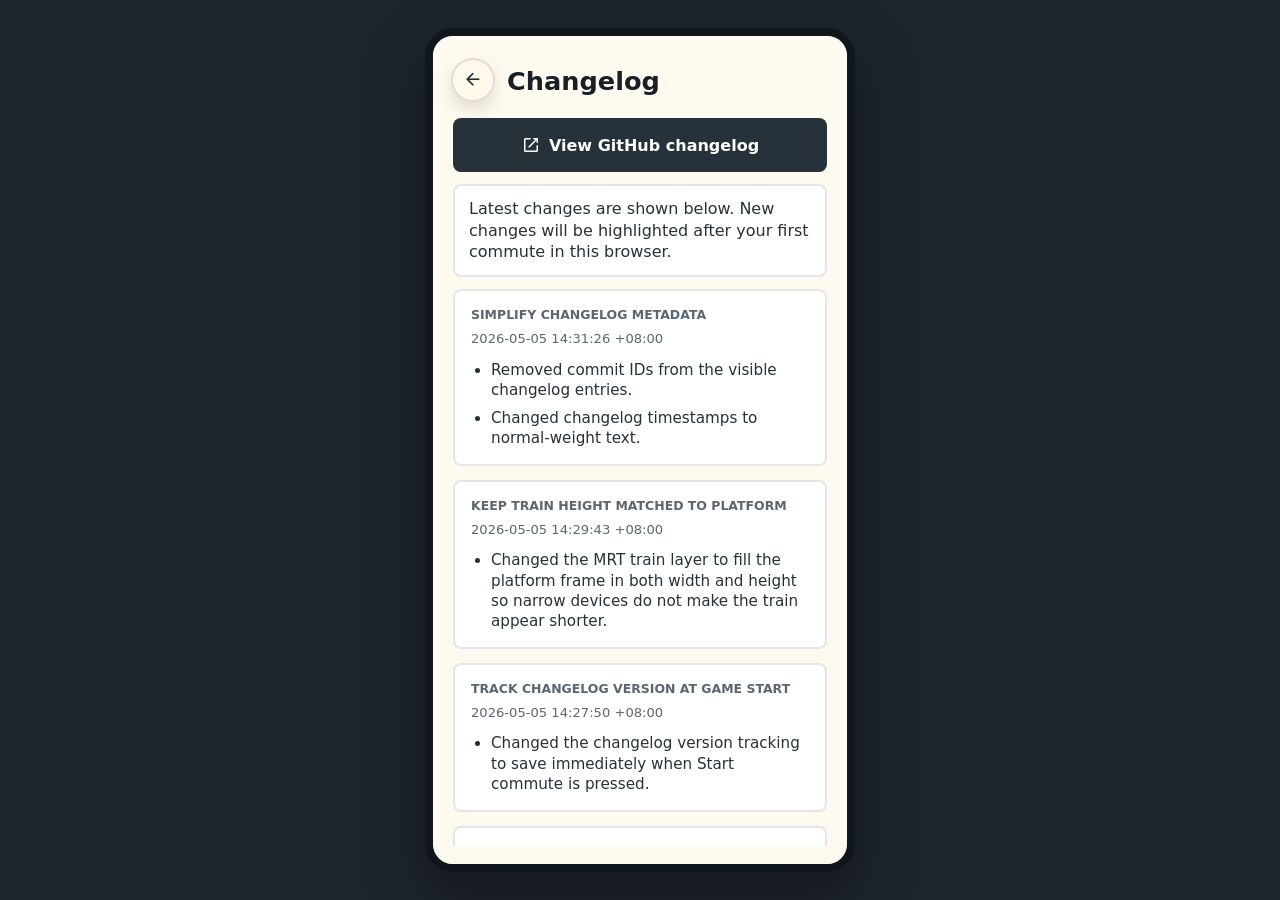
<file: changelog.html>
<!doctype html>
<html lang="en">
  <head>
    <meta charset="UTF-8" />
    <meta
      name="viewport"
      content="width=device-width, initial-scale=1.0, maximum-scale=1.0, user-scalable=no, viewport-fit=cover"
    />
    <title>Changelog - Train to Bishan</title>
    <script
      async
      src="https://pagead2.googlesyndication.com/pagead/js/adsbygoogle.js?client=ca-pub-7648547975816388"
      crossorigin="anonymous"
    ></script>
    <link rel="preconnect" href="https://fonts.googleapis.com" />
    <link rel="preconnect" href="https://fonts.gstatic.com" crossorigin />
    <link
      href="https://fonts.googleapis.com/css2?family=Material+Symbols+Rounded:opsz,wght,FILL,GRAD@24,600,0,0"
      rel="stylesheet"
    />
    <link
      href="https://fonts.googleapis.com/css2?family=Creepster&display=swap"
      rel="stylesheet"
    />
    <link rel="stylesheet" href="styles.css" />
  </head>
  <body>
    <main class="app-frame">
      <section class="credits-screen screen" aria-label="Train to Bishan changelog">
        <header class="settings-header">
          <a
            class="icon-button material-symbols-rounded menu-link"
            href="index.html"
            aria-label="Back to main screen"
          >
            arrow_back
          </a>
          <div>
            <h2>Changelog</h2>
          </div>
        </header>

        <div class="credits-content changelog-content">
          <a
            class="secondary icon-text-button menu-link changelog-repo-link"
            href="https://github.com/YJJcoolcool/Train-To-Bishan/commits/main/"
            target="_blank"
            rel="noopener noreferrer"
          >
            <span class="material-symbols-rounded" aria-hidden="true">open_in_new</span>
            View GitHub changelog
          </a>
          <p class="settings-note" id="changelogSummary">
            Loading changes...
          </p>
          <div class="changelog-list" id="changelogList"></div>
        </div>
      </section>
    </main>

    <script src="config/changelog.js"></script>
    <script src="changelog.js"></script>
  </body>
</html>
</file>
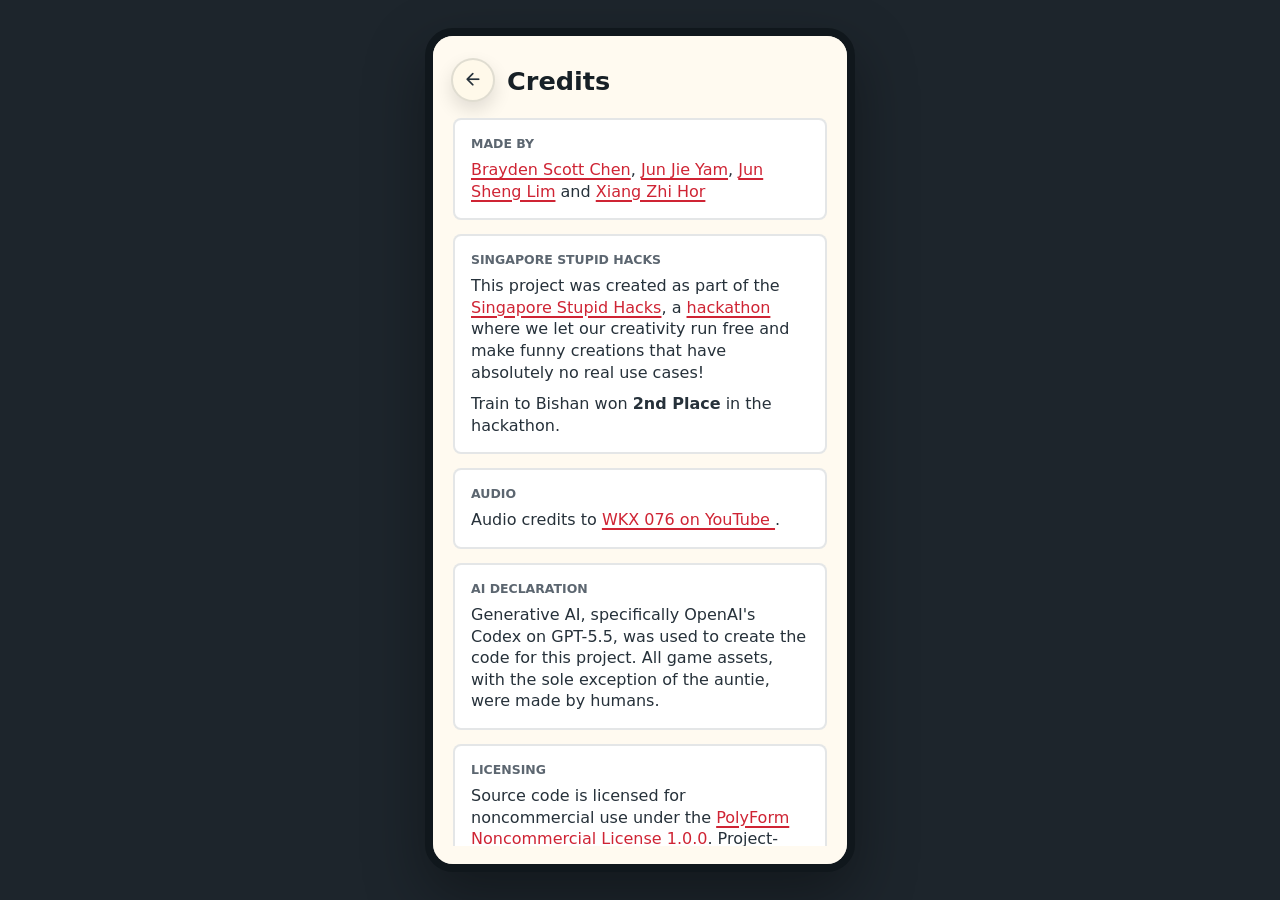
<file: credits.html>
<!doctype html>
<html lang="en">
  <head>
    <meta charset="UTF-8" />
    <meta
      name="viewport"
      content="width=device-width, initial-scale=1.0, maximum-scale=1.0, user-scalable=no, viewport-fit=cover"
    />
    <title>Credits - Train to Bishan</title>
    <script
      async
      src="https://pagead2.googlesyndication.com/pagead/js/adsbygoogle.js?client=ca-pub-7648547975816388"
      crossorigin="anonymous"
    ></script>
    <link rel="preconnect" href="https://fonts.googleapis.com" />
    <link rel="preconnect" href="https://fonts.gstatic.com" crossorigin />
    <link
      href="https://fonts.googleapis.com/css2?family=Material+Symbols+Rounded:opsz,wght,FILL,GRAD@24,600,0,0"
      rel="stylesheet"
    />
    <link
      href="https://fonts.googleapis.com/css2?family=Creepster&display=swap"
      rel="stylesheet"
    />
    <link rel="stylesheet" href="styles.css" />
  </head>
  <body>
    <main class="app-frame">
      <section class="credits-screen screen" aria-label="Train to Bishan credits">
        <header class="settings-header">
          <a
            class="icon-button material-symbols-rounded menu-link"
            href="index.html"
            aria-label="Back to main screen"
          >
            arrow_back
          </a>
          <div>
            <h2>Credits</h2>
          </div>
        </header>

        <div class="credits-content">
          <section>
            <h3>Made by</h3>
            <p>
              <a href="https://www.linkedin.com/in/brayden-scott-chen-732a6b287/" target="_blank" rel="noopener noreferrer">Brayden Scott Chen</a>,
              <a href="https://www.linkedin.com/in/yam-jun-jie/" target="_blank" rel="noopener noreferrer">Jun Jie Yam</a>,
              <a href="https://www.linkedin.com/in/lim-jun-sheng/" target="_blank" rel="noopener noreferrer">Jun Sheng Lim</a> and
              <a href="https://www.linkedin.com/in/hor-xiang-zhi/" target="_blank" rel="noopener noreferrer">Xiang Zhi Hor</a>
            </p>
          </section>

          <section>
            <h3>Singapore Stupid Hacks</h3>
            <p>
              This project was created as part of the
              <a href="https://singapore-stupidhacks.devpost.com/" target="_blank" rel="noopener noreferrer">Singapore Stupid Hacks</a>,
              a
              <a href="https://en.wikipedia.org/wiki/Hackathon" target="_blank" rel="noopener noreferrer">hackathon</a>
              where we let our creativity run free and make funny creations that have absolutely no real use cases!
            </p>
            <p>
              Train to Bishan won <strong>2nd Place</strong> in the hackathon.
            </p>
          </section>

          <section>
            <h3>Audio</h3>
            <p>
              Audio credits to
              <a href="https://www.youtube.com/watch?v=MxowOzkYy1Q" target="_blank" rel="noopener noreferrer">
                WKX 076 on YouTube
              </a>.
            </p>
          </section>

          <section>
            <h3>AI Declaration</h3>
            <p>
              Generative AI, specifically OpenAI's Codex on GPT-5.5, was used to create the code for this project. All game assets, with the sole exception of the auntie, were made by humans.
            </p>
          </section>

          <section>
            <h3>Licensing</h3>
            <p>
              Source code is licensed for noncommercial use under the
              <a href="https://polyformproject.org/licenses/noncommercial/1.0.0" target="_blank" rel="noopener noreferrer">
                PolyForm Noncommercial License 1.0.0</a>.
              Project-created assets and documentation are licensed under
              <a href="https://creativecommons.org/licenses/by-nc/4.0/" target="_blank" rel="noopener noreferrer">
                CC BY-NC 4.0</a>.
              Third-party materials, including credited audio, remain under their respective owners' rights.
            </p>
          </section>
        </div>
      </section>
    </main>
  </body>
</html>
</file>
<file: styles.css>
:root {
  --ink: #172026;
  --muted: #5c6670;
  --paper: #f7f3eb;
  --platform: #d6d0c2;
  --track: #3a4046;
  --red: #cf2434;
  --green: #168060;
  --yellow: #f0c344;
  --blue: #276fbf;
  --panel: #fffaf0;
  --shadow: 0 18px 40px rgba(17, 24, 31, 0.22);
  font-family:
    Inter, ui-sans-serif, system-ui, -apple-system, BlinkMacSystemFont, "Segoe UI",
    sans-serif;
}

* {
  box-sizing: border-box;
}

html,
body {
  height: 100%;
  min-height: 100%;
  touch-action: manipulation;
  -webkit-text-size-adjust: 100%;
  text-size-adjust: 100%;
}

body {
  margin: 0;
  background: #1d252c;
  color: var(--ink);
  overflow: hidden;
}

button {
  border: 0;
  color: inherit;
  font: inherit;
  touch-action: manipulation;
  user-select: none;
  -webkit-user-select: none;
  -webkit-touch-callout: none;
}

.app-frame {
  position: relative;
  height: 100vh;
  height: 100svh;
  min-height: 0;
  overflow: hidden;
  touch-action: manipulation;
  background:
    linear-gradient(180deg, rgba(29, 37, 44, 0.15), rgba(29, 37, 44, 0.42)),
    var(--paper);
}

.device-indicator {
  position: absolute;
  top: max(16px, env(safe-area-inset-top));
  right: 16px;
  z-index: 30;
  display: grid;
  width: 44px;
  height: 44px;
  place-items: center;
  border: 2px solid rgba(38, 49, 58, 0.14);
  border-radius: 999px;
  background: rgba(255, 250, 240, 0.86);
  color: #26313a;
  box-shadow: 0 8px 18px rgba(0, 0, 0, 0.12);
  font-size: 1.45rem;
}

.material-symbols-rounded {
  font-family: "Material Symbols Rounded";
  font-style: normal;
  font-weight: normal;
  line-height: 1;
  letter-spacing: 0;
  text-transform: none;
  white-space: nowrap;
  word-wrap: normal;
  direction: ltr;
  font-feature-settings: "liga";
  -webkit-font-feature-settings: "liga";
  -webkit-font-smoothing: antialiased;
}

.screen[hidden],
.start-screen[hidden] {
  display: none !important;
}

.start-screen {
  display: grid;
  height: 100%;
  min-height: 0;
  align-content: center;
  justify-items: center;
  gap: 24px;
  padding: max(26px, env(safe-area-inset-top)) 20px max(22px, env(safe-area-inset-bottom));
  background:
    linear-gradient(180deg, rgba(23, 32, 38, 0.12), rgba(23, 32, 38, 0.36)),
    url("assets/city_hall_platform.png");
  background-position: center;
  background-size: cover;
  overflow: hidden;
  text-align: center;
}

.title-lockup {
  display: grid;
  gap: 10px;
  justify-items: center;
}

.title-lockup h1 {
  max-width: 8ch;
  margin: 0 auto;
  color: #fff2e2;
  font-family: Creepster, Impact, fantasy;
  font-size: clamp(3.3rem, 19vw, 5.8rem);
  font-weight: 400;
  letter-spacing: 0;
  line-height: 0.88;
  text-shadow:
    0 3px 0 rgba(23, 32, 38, 0.78),
    0 10px 24px rgba(159, 12, 28, 0.58),
    0 0 18px rgba(207, 36, 52, 0.42);
}

.title-lockup p {
  max-width: min(31ch, calc(100vw - 40px));
  margin: 0;
  color: #fffdf6;
  font-size: 1.05rem;
  font-weight: 850;
  line-height: 1.28;
  text-shadow: 0 2px 8px rgba(23, 32, 38, 0.72);
}

.nowrap {
  white-space: nowrap;
}

.start-screen > .primary {
  width: min(100%, 320px);
  padding: 0 18px;
}

.start-actions {
  display: grid;
  width: min(100%, 320px);
  gap: 10px;
}

.start-actions > .primary,
.start-actions > .secondary {
  width: 100%;
  padding: 0 18px;
}

.icon-text-button {
  display: inline-flex;
  align-items: center;
  justify-content: center;
  gap: 8px;
}

.icon-text-button .material-symbols-rounded {
  font-size: 1.25rem;
}

.menu-link {
  text-decoration: none;
}

.changelog-link {
  position: relative;
  min-height: 66px;
  line-height: 1.15;
  text-align: center;
}

.notification-badge {
  position: absolute;
  top: 8px;
  right: 10px;
  width: 12px;
  height: 12px;
  border: 2px solid #fffdf6;
  border-radius: 999px;
  background: var(--red);
  box-shadow: 0 0 0 3px rgba(207, 36, 52, 0.18);
}

.notification-badge[hidden] {
  display: none;
}

.post-link {
  width: 100%;
  margin-top: 12px;
  padding: 0 16px;
  text-align: center;
}

.settings-screen {
  display: grid;
  grid-template-rows: auto minmax(0, 1fr) auto;
  height: 100%;
  min-height: 0;
  overflow: hidden;
  padding: max(22px, env(safe-area-inset-top)) 18px max(18px, env(safe-area-inset-bottom));
  background: var(--panel);
}

.settings-header {
  display: grid;
  grid-template-columns: 44px 1fr;
  align-items: center;
  gap: 12px;
  padding-bottom: 14px;
}

.settings-header h2 {
  margin: 4px 0 0;
  font-size: 1.6rem;
  line-height: 1;
}

.icon-button {
  display: grid;
  width: 44px;
  height: 44px;
  place-items: center;
  border: 2px solid rgba(38, 49, 58, 0.14);
  border-radius: 999px;
  background: #fff9ea;
  color: #26313a;
  box-shadow: 0 8px 18px rgba(0, 0, 0, 0.12);
  font-size: 1.35rem;
}

.settings-form {
  display: grid;
  gap: 14px;
  min-height: 0;
  overflow-y: auto;
  padding: 2px 2px 18px;
}

.settings-form fieldset {
  display: grid;
  gap: 10px;
  margin: 0;
  padding: 14px;
  border: 2px solid rgba(38, 49, 58, 0.12);
  border-radius: 8px;
  background: #ffffff;
}

.settings-note {
  margin: 0;
  padding: 12px 14px;
  border: 2px solid rgba(38, 49, 58, 0.12);
  border-radius: 8px;
  background: #ffffff;
  color: #33404a;
  font-size: 0.88rem;
  font-weight: 650;
  line-height: 1.35;
}

.settings-form legend {
  padding: 0 4px;
  color: var(--muted);
  font-size: 0.78rem;
  font-weight: 900;
  text-transform: uppercase;
}

.settings-form label {
  display: grid;
  grid-template-columns: minmax(0, 1fr) 86px 38px;
  align-items: center;
  gap: 8px;
  color: #33404a;
  font-size: 0.9rem;
  font-weight: 750;
}

.settings-form input {
  width: 100%;
  min-height: 40px;
  padding: 0 8px;
  border: 2px solid rgba(38, 49, 58, 0.16);
  border-radius: 6px;
  background: #fffaf0;
  color: var(--ink);
  font: inherit;
  text-align: right;
}

.settings-form small {
  color: var(--muted);
  font-size: 0.76rem;
  font-weight: 850;
  text-transform: uppercase;
}

.advanced-settings {
  display: grid;
  gap: 10px;
}

.advanced-settings summary {
  min-height: 42px;
  padding: 10px 12px;
  border: 2px solid rgba(38, 49, 58, 0.12);
  border-radius: 8px;
  background: transparent;
  color: #26313a;
  font-weight: 850;
  list-style-position: inside;
  cursor: pointer;
}

.advanced-settings-body {
  display: grid;
  gap: 10px;
  padding-top: 4px;
}

.advanced-settings-body p {
  margin: 0;
  color: #33404a;
  font-size: 0.84rem;
  font-weight: 650;
  line-height: 1.35;
}

.station-duration-settings,
.audio-preview-row {
  display: grid;
  gap: 10px;
}

.audio-preview-row {
  grid-template-columns: minmax(0, 1fr) 44px;
  align-items: center;
}

.audio-preview-row label {
  min-width: 0;
}

.preview-button {
  display: grid;
  width: 44px;
  height: 44px;
  place-items: center;
  border: 2px solid rgba(38, 49, 58, 0.14);
  border-radius: 999px;
  background: #fff9ea;
  color: #26313a;
  box-shadow: 0 6px 14px rgba(0, 0, 0, 0.12);
  font-size: 1.35rem;
}

.preview-button.active {
  background: #26313a;
  color: #fff9ea;
}

.upright-visual {
  display: grid;
  grid-template-columns: 1fr 1fr;
  gap: 10px;
}

.upright-card {
  display: grid;
  justify-items: center;
  gap: 6px;
  min-width: 0;
  padding: 12px 8px;
  border: 2px solid rgba(38, 49, 58, 0.12);
  border-radius: 8px;
  background: #fffaf0;
  color: #26313a;
  text-align: center;
}

.upright-card strong {
  font-size: 0.9rem;
  font-weight: 900;
}

.upright-card small {
  font-size: 0.7rem;
  line-height: 1.15;
  text-transform: none;
}

.upright-card img {
  display: block;
  width: min(100%, 116px);
  height: 76px;
  object-fit: contain;
}

.upright-tester {
  display: grid;
  grid-template-columns: minmax(0, 1fr) auto;
  align-items: center;
  gap: 10px;
}

.upright-test-status {
  min-width: 96px;
  padding: 8px 10px;
  border-radius: 999px;
  background: rgba(22, 128, 96, 0.14);
  color: #116c50;
  font-size: 0.82rem;
  font-weight: 900;
  text-align: center;
}

.upright-test-status.not-upright {
  background: rgba(207, 36, 52, 0.14);
  color: #a31826;
}

.settings-actions {
  display: grid;
  grid-template-columns: 1fr 1fr;
  gap: 10px;
  padding-top: 12px;
}

.settings-actions > button {
  padding: 0 14px;
}

.credits-screen {
  display: grid;
  grid-template-rows: auto minmax(0, 1fr);
  height: 100%;
  min-height: 0;
  overflow: hidden;
  padding: max(22px, env(safe-area-inset-top)) 18px max(18px, env(safe-area-inset-bottom));
  background: var(--panel);
}

.credits-content {
  display: grid;
  align-content: start;
  gap: 14px;
  min-height: 0;
  overflow-y: auto;
  padding: 2px 2px 18px;
}

.credits-content section {
  padding: 16px;
  border: 2px solid rgba(38, 49, 58, 0.12);
  border-radius: 8px;
  background: #ffffff;
}

.credits-content h3 {
  margin: 0 0 8px;
  color: var(--muted);
  font-size: 0.78rem;
  font-weight: 900;
  text-transform: uppercase;
}

.credits-content p {
  margin: 0;
  color: #26313a;
  font-size: 1rem;
  font-weight: 500;
  line-height: 1.35;
}

.credits-content p + p {
  margin-top: 10px;
}

.credits-content a:not(.primary):not(.secondary) {
  color: var(--red);
  text-decoration-thickness: 2px;
  text-underline-offset: 3px;
}

.changelog-content {
  gap: 12px;
}

.changelog-repo-link {
  width: 100%;
  min-height: 48px;
  padding: 0 14px;
}

.changelog-list {
  display: grid;
  gap: 14px;
}

.changelog-entry.is-new {
  border-color: rgba(207, 36, 52, 0.38);
  box-shadow: 0 0 0 3px rgba(207, 36, 52, 0.08);
}

.changelog-entry-header {
  display: flex;
  align-items: center;
  justify-content: space-between;
  gap: 10px;
}

.new-pill {
  flex: 0 0 auto;
  padding: 4px 8px;
  border-radius: 999px;
  background: var(--red);
  color: white;
  font-size: 0.7rem;
  font-weight: 900;
  text-transform: uppercase;
}

.changelog-meta {
  margin-top: 0 !important;
  color: var(--muted) !important;
  font-size: 0.82rem !important;
  font-weight: 500 !important;
}

.changelog-entry ul {
  display: grid;
  gap: 8px;
  margin: 12px 0 0;
  padding-left: 20px;
  color: #26313a;
  font-size: 0.95rem;
  font-weight: 500;
  line-height: 1.32;
}

.success-screen {
  position: relative;
  display: grid;
  height: 100%;
  min-height: 0;
  align-content: center;
  justify-items: center;
  gap: 28px;
  padding: max(34px, env(safe-area-inset-top)) 22px max(24px, env(safe-area-inset-bottom));
  overflow: hidden;
  background:
    linear-gradient(180deg, rgba(255, 250, 240, 0.82), rgba(255, 250, 240, 0.96)),
    url("assets/mrt_interior.jpg");
  background-position: center;
  background-size: cover;
  text-align: center;
}

.success-copy {
  position: relative;
  z-index: 2;
  display: grid;
  justify-items: center;
  gap: 12px;
}

.success-copy h2 {
  max-width: 8ch;
  margin: 0;
  font-size: clamp(3rem, 16vw, 5rem);
  line-height: 0.88;
}

.success-copy p {
  max-width: 28ch;
  margin: 0;
  color: #33404a;
  font-size: 1.05rem;
  font-weight: 850;
  line-height: 1.35;
}

.success-screen > .primary {
  position: relative;
  z-index: 2;
  width: min(100%, 320px);
  padding: 0 18px;
  background: var(--green);
  box-shadow: 0 10px 18px rgba(22, 128, 96, 0.24);
}

.confetti {
  position: absolute;
  inset: 0;
  z-index: 1;
  overflow: hidden;
  pointer-events: none;
}

.confetti span {
  position: absolute;
  top: -10%;
  left: calc(var(--x) * 1%);
  width: 10px;
  height: 18px;
  border-radius: 3px;
  background: var(--c);
  animation: confetti-fall var(--d) linear infinite;
  animation-delay: var(--delay);
  transform: rotate(var(--r));
}

.confetti span:nth-child(1) {
  --x: 8;
  --c: #cf2434;
  --d: 4.8s;
  --delay: -0.2s;
  --r: 14deg;
}

.confetti span:nth-child(2) {
  --x: 17;
  --c: #f0c344;
  --d: 5.4s;
  --delay: -1.8s;
  --r: -24deg;
}

.confetti span:nth-child(3) {
  --x: 26;
  --c: #168060;
  --d: 4.4s;
  --delay: -1s;
  --r: 31deg;
}

.confetti span:nth-child(4) {
  --x: 35;
  --c: #276fbf;
  --d: 5.9s;
  --delay: -2.8s;
  --r: 9deg;
}

.confetti span:nth-child(5) {
  --x: 44;
  --c: #cf2434;
  --d: 5.1s;
  --delay: -3.2s;
  --r: -38deg;
}

.confetti span:nth-child(6) {
  --x: 53;
  --c: #f0c344;
  --d: 4.7s;
  --delay: -2s;
  --r: 45deg;
}

.confetti span:nth-child(7) {
  --x: 62;
  --c: #168060;
  --d: 5.7s;
  --delay: -0.8s;
  --r: -16deg;
}

.confetti span:nth-child(8) {
  --x: 71;
  --c: #276fbf;
  --d: 4.9s;
  --delay: -3.6s;
  --r: 22deg;
}

.confetti span:nth-child(9) {
  --x: 80;
  --c: #cf2434;
  --d: 5.3s;
  --delay: -1.4s;
  --r: -31deg;
}

.confetti span:nth-child(10) {
  --x: 88;
  --c: #f0c344;
  --d: 4.6s;
  --delay: -2.4s;
  --r: 18deg;
}

.confetti span:nth-child(11) {
  --x: 95;
  --c: #168060;
  --d: 5.8s;
  --delay: -4s;
  --r: -12deg;
}

.confetti span:nth-child(12) {
  --x: 3;
  --c: #276fbf;
  --d: 5.2s;
  --delay: -3s;
  --r: 36deg;
}

@keyframes confetti-fall {
  0% {
    transform: translate3d(-12px, -20%, 0) rotate(var(--r));
  }

  100% {
    transform: translate3d(18px, 120vh, 0) rotate(calc(var(--r) + 540deg));
  }
}

.game {
  position: relative;
  display: grid;
  grid-template-rows: minmax(0, 1fr) auto;
  height: 100%;
  min-height: 0;
  overflow: hidden;
  background: var(--paper);
}

.game.rush-shake {
  animation: rush-screen-shake 180ms cubic-bezier(0.36, 0.07, 0.19, 0.97);
}

.game.auntie-shake {
  animation: auntie-screen-shake 140ms linear infinite;
}

@keyframes rush-screen-shake {
  0%,
  100% {
    transform: translate3d(0, 0, 0);
  }

  18% {
    transform: translate3d(-5px, 2px, 0) rotate(-0.35deg);
  }

  36% {
    transform: translate3d(6px, -2px, 0) rotate(0.4deg);
  }

  54% {
    transform: translate3d(-4px, -1px, 0) rotate(-0.25deg);
  }

  72% {
    transform: translate3d(3px, 1px, 0) rotate(0.18deg);
  }
}

@keyframes auntie-screen-shake {
  0%,
  100% {
    transform: translate3d(0, 0, 0);
  }

  25% {
    transform: translate3d(var(--auntie-shake-x), var(--auntie-shake-y-neg), 0);
  }

  50% {
    transform: translate3d(var(--auntie-shake-x-neg), var(--auntie-shake-y), 0);
  }

  75% {
    transform: translate3d(var(--auntie-shake-y), var(--auntie-shake-x-neg), 0);
  }
}

.scene {
  position: relative;
  isolation: isolate;
  min-height: 0;
  overflow: hidden;
  background: linear-gradient(180deg, rgba(255, 250, 240, 0.08), rgba(23, 32, 38, 0.16));
}

.scene::before {
  position: absolute;
  inset: 0;
  z-index: 0;
  background: linear-gradient(180deg, rgba(255, 250, 240, 0.04), rgba(23, 32, 38, 0.18));
  content: "";
  pointer-events: none;
}

.scene::after {
  position: absolute;
  inset: 0;
  z-index: 2;
  background-image: url("assets/city_hall_platform.png");
  background-position: center;
  background-size: cover;
  content: "";
  pointer-events: none;
}

.scene.doors-open::after {
  background-image: url("assets/city_hall_platform_doors_open.png");
}

.station-sign {
  position: absolute;
  top: max(18px, env(safe-area-inset-top));
  left: 50%;
  z-index: 8;
  display: flex;
  align-items: center;
  gap: 8px;
  padding: 8px 12px;
  border: 2px solid #26313a;
  border-radius: 6px;
  background: #fff9ea;
  box-shadow: 0 8px 18px rgba(0, 0, 0, 0.16);
  font-size: 0.95rem;
  font-weight: 800;
  transform: translateX(-50%);
}

.line-code {
  display: inline-flex;
  align-items: center;
  min-height: 28px;
  padding: 0 8px;
  border-radius: 4px;
  background: var(--red);
  color: white;
  font-size: 0.8rem;
  letter-spacing: 0;
}

.status-ribbon {
  padding: 10px 12px;
  border-radius: 6px;
  background: rgba(23, 32, 38, 0.86);
  color: #fffdf6;
  font-size: 0.9rem;
  font-weight: 750;
}

.status-ribbon.success {
  background: var(--green);
}

.status-ribbon.danger {
  background: var(--red);
}

.status-text {
  position: absolute;
  top: max(74px, calc(env(safe-area-inset-top) + 68px));
  left: 50%;
  z-index: 60;
  width: min(calc(100% - 32px), 380px);
  padding: 14px 16px;
  border-radius: 8px;
  background: rgba(23, 32, 38, 0.94);
  color: #fffdf6;
  box-shadow: 0 16px 36px rgba(0, 0, 0, 0.28);
  font-size: 1rem;
  font-weight: 900;
  line-height: 1.25;
  text-align: center;
  opacity: 0;
  pointer-events: none;
  transform: translate(-50%, -12px);
  transition:
    opacity 420ms ease,
    transform 420ms ease;
}

.status-text.success {
  background: rgba(22, 128, 96, 0.96);
}

.status-text.danger {
  background: rgba(207, 36, 52, 0.96);
}

.status-text.visible {
  opacity: 1;
  transform: translate(-50%, 0);
}

.status-text[hidden] {
  display: none;
}

.skip-button {
  position: absolute;
  top: 50%;
  right: max(12px, env(safe-area-inset-right));
  z-index: 70;
  display: grid;
  width: 48px;
  height: 48px;
  place-items: center;
  border: 2px solid rgba(38, 49, 58, 0.16);
  border-radius: 999px;
  background: rgba(255, 250, 240, 0.92);
  color: #26313a;
  box-shadow: 0 10px 22px rgba(0, 0, 0, 0.22);
  font-size: 1.55rem;
  transform: translateY(-50%);
}

.skip-button:disabled {
  opacity: 0.42;
}

.skip-button[hidden] {
  display: none;
}

.sleep-dim {
  position: absolute;
  inset: 0;
  z-index: 55;
  background: #000;
  opacity: 0;
  pointer-events: none;
}

.auntie-vignette {
  position: absolute;
  inset: 0;
  z-index: 54;
  background:
    radial-gradient(
      circle at center,
      rgba(207, 36, 52, 0) 38%,
      rgba(207, 36, 52, 0.34) 72%,
      rgba(143, 15, 31, 0.72) 100%
    ),
    rgba(207, 36, 52, 0.12);
  opacity: 0;
  pointer-events: none;
  transition: opacity 160ms linear;
}

.train {
  position: absolute;
  inset: 0;
  z-index: 1;
  background-image: url("assets/mrt_train.png");
  background-position: center;
  background-repeat: no-repeat;
  background-size: 100% 100%;
  transform: translateX(-105%);
  transition: transform 4000ms cubic-bezier(0.22, 0.9, 0.25, 1);
  will-change: transform;
}

.train.approaching,
.train.arrived {
  transform: translateX(0);
}

.train.boarding {
  background-image: url("assets/mrt_train_doors_open.png");
}

.train > * {
  display: none;
}

.train.boarding .door.left {
  transform: translateX(-28px);
}

.train.boarding .door.right {
  transform: translateX(28px);
}

.train-light {
  position: absolute;
  right: -14px;
  bottom: 44px;
  width: 22px;
  height: 22px;
  border-radius: 50%;
  background: var(--yellow);
  box-shadow: 0 0 26px 10px rgba(240, 195, 68, 0.4);
}

.train-car {
  position: absolute;
  inset: 0;
  overflow: hidden;
  border: 3px solid #26313a;
  border-radius: 8px 22px 8px 8px;
  background: linear-gradient(180deg, #f2f6f4 0 25%, #d9e1e0 25% 100%);
  box-shadow: var(--shadow);
}

.train-car::before {
  position: absolute;
  top: 44px;
  left: 0;
  right: 0;
  height: 10px;
  background: var(--red);
  content: "";
}

.train-car::after {
  position: absolute;
  right: 24px;
  bottom: 14px;
  width: 130px;
  height: 12px;
  border-radius: 999px;
  background: #434c54;
  box-shadow: -360px 0 0 #434c54;
  content: "";
}

.window {
  position: absolute;
  top: 18px;
  left: 36px;
  width: 134px;
  height: 46px;
  border: 3px solid #26313a;
  border-radius: 6px;
  background: linear-gradient(135deg, #91c7db, #e4f4f4);
}

.window.small {
  left: auto;
  right: 42px;
  width: 112px;
}

.door {
  position: absolute;
  top: 16px;
  bottom: 18px;
  width: 92px;
  border: 3px solid #26313a;
  background: linear-gradient(180deg, #eef3f1 0 23%, #c8d1d0 23%);
  transition: transform 520ms ease;
}

.door::before {
  position: absolute;
  top: 8px;
  left: 12px;
  right: 12px;
  height: 42px;
  border: 3px solid #26313a;
  border-radius: 5px;
  background: linear-gradient(135deg, #86bdd2, #d9f3ee);
  content: "";
}

.door.left {
  left: 236px;
  border-radius: 6px 0 0 6px;
}

.door.right {
  left: 328px;
  border-radius: 0 6px 6px 0;
}

.platform-line {
  position: absolute;
  left: 0;
  right: 0;
  bottom: 27%;
  display: none;
  height: 16px;
  background: repeating-linear-gradient(90deg, var(--yellow) 0 48px, transparent 48px 72px);
  box-shadow: 0 10px 0 rgba(32, 35, 37, 0.16);
}

.queue {
  position: absolute;
  left: 8%;
  right: 8%;
  bottom: 16%;
  display: none;
  justify-content: center;
  align-items: end;
  gap: clamp(8px, 3vw, 18px);
  transition:
    transform 420ms ease,
    opacity 320ms ease;
}

.queue.rushing {
  transform: translateY(-12px) scale(1.03);
}

.queue.hidden {
  opacity: 0;
}

.commuter {
  position: relative;
  width: 28px;
  height: 74px;
  border-radius: 14px 14px 8px 8px;
  background: var(--blue);
  box-shadow: 0 10px 18px rgba(0, 0, 0, 0.16);
}

.commuter::before {
  position: absolute;
  top: -23px;
  left: 5px;
  width: 18px;
  height: 18px;
  border-radius: 50%;
  background: #8f5c46;
  content: "";
}

.commuter::after {
  position: absolute;
  left: 7px;
  right: 7px;
  bottom: -18px;
  height: 22px;
  border-radius: 6px;
  background: #2f3439;
  content: "";
}

.commuter.player {
  width: 34px;
  height: 84px;
  background: var(--green);
}

.commuter.bag {
  background: #7d5fbc;
}

.commuter.bag::after {
  right: -8px;
  bottom: 6px;
  left: auto;
  width: 14px;
  height: 22px;
  border-radius: 4px;
  background: #2d2838;
}

.commuter.cap {
  background: #d86f45;
}

.commuter.cap::before {
  box-shadow: 7px -3px 0 -3px #24313a;
}

.commuter.tote {
  background: #5c8b8b;
}

.train-interior {
  position: absolute;
  inset: 0;
  z-index: 4;
  background:
    linear-gradient(180deg, rgba(23, 32, 38, 0.08), rgba(23, 32, 38, 0.18)),
    url("assets/mrt_interior.jpg");
  background-position: center;
  background-size: cover;
}

.train-interior[hidden] {
  display: none;
}

.auntie-event {
  position: absolute;
  top: 10%;
  bottom: 0;
  z-index: 7;
  display: flex;
  width: min(46%, 220px);
  align-items: end;
  opacity: 0;
  pointer-events: none;
  transition:
    opacity 420ms ease,
    transform var(--auntie-slide-duration, 2200ms) cubic-bezier(0.22, 0.82, 0.26, 1);
}

.auntie-event.from-left {
  left: 0;
  justify-content: flex-start;
  transform: translateX(-112%);
}

.auntie-event.from-right {
  right: 0;
  justify-content: flex-end;
  transform: translateX(112%);
}

.auntie-event.visible {
  opacity: 1;
  transform: translateX(0);
}

.auntie-event img {
  max-width: 100%;
  max-height: 82%;
  object-fit: contain;
  filter: drop-shadow(0 16px 22px rgba(0, 0, 0, 0.28));
}

.auntie-event[hidden] {
  display: none;
}

.hud {
  display: grid;
  align-content: start;
  gap: 14px;
  min-height: 0;
  padding: 18px 18px max(18px, env(safe-area-inset-bottom));
  background: var(--panel);
  box-shadow: 0 -16px 30px rgba(0, 0, 0, 0.16);
}

.station-segment {
  display: grid;
  grid-template-columns: minmax(78px, auto) 1fr minmax(78px, auto);
  align-items: center;
  gap: 10px;
  color: var(--muted);
  font-size: 0.78rem;
  font-weight: 900;
  text-transform: uppercase;
}

.station-segment > span:last-child {
  text-align: right;
}

.segment-track {
  height: 8px;
  overflow: hidden;
  border-radius: 999px;
  background: #d7d1c4;
}

.segment-track span {
  display: block;
  width: 0%;
  height: 100%;
  border-radius: inherit;
  background: linear-gradient(90deg, #b91f2d, #e54555);
  transition: width 180ms linear;
}

.meters {
  display: grid;
  grid-template-columns: 1fr;
  gap: 10px;
}

.meters[hidden] {
  display: none;
}

.meters.single {
  grid-template-columns: 1fr;
}

.meter {
  min-width: 0;
  padding: 13px 14px;
  border: 2px solid rgba(38, 49, 58, 0.12);
  border-radius: 8px;
  background: #ffffff;
}

.meter[hidden] {
  display: none;
}

.meter span {
  display: block;
  color: var(--muted);
  font-size: 0.76rem;
  font-weight: 800;
  text-transform: uppercase;
}

.meter strong {
  display: block;
  margin-top: 4px;
  font-size: clamp(1.25rem, 8vw, 2.35rem);
  line-height: 1;
}

.message {
  min-height: 48px;
  margin: 0;
  color: #33404a;
  font-size: 1rem;
  font-weight: 720;
  line-height: 1.35;
}

.actions {
  display: grid;
  grid-template-columns: 1fr;
  gap: 10px;
  margin-top: auto;
}

.primary,
.secondary,
.sensor-fallback {
  min-height: 54px;
  border-radius: 8px;
  font-weight: 850;
  letter-spacing: 0;
}

.primary {
  background: var(--red);
  color: white;
  box-shadow: 0 10px 18px rgba(207, 36, 52, 0.25);
}

.primary:active {
  transform: translateY(2px);
}

.action-button {
  position: relative;
  overflow: hidden;
  min-height: 82px;
  border: 3px solid transparent;
  background: var(--green);
  font-size: 1.35rem;
  box-shadow: 0 12px 22px rgba(22, 128, 96, 0.26);
  user-select: none;
  -webkit-user-select: none;
  -webkit-touch-callout: none;
}

.action-button[data-action="rush"] {
  border-color: #ffb000;
  background: linear-gradient(180deg, #ffe45c 0%, #ffb000 48%, #ff7a00 100%);
  color: #172026;
  box-shadow:
    0 0 0 4px rgba(255, 176, 0, 0.24),
    0 14px 28px rgba(255, 122, 0, 0.38);
}

.action-button[data-action="rush"]::before,
.action-button[data-action="rush"]::after {
  position: absolute;
  right: 18px;
  bottom: 14px;
  left: 18px;
  height: 8px;
  border-radius: 999px;
  content: "";
}

.action-button[data-action="rush"]::before {
  background: rgba(23, 32, 38, 0.2);
}

.action-button[data-action="rush"]::after {
  width: calc(100% - 36px);
  background: linear-gradient(90deg, #8f0f1f, #cf2434);
  transform: scaleX(var(--seat-progress-ratio, 0));
  transform-origin: left center;
  transition: transform 120ms linear;
}

.action-button.seat-ready {
  border-color: #f0c344;
  box-shadow: 0 0 0 4px rgba(240, 195, 68, 0.22), 0 12px 22px rgba(22, 128, 96, 0.26);
}

.action-button[data-action="rush"].seat-ready::after {
  background: linear-gradient(90deg, #137457, #24a77b);
}

.action-button[data-action="sleep"] {
  border-color: #f7f3eb;
  background: linear-gradient(180deg, #1f2933, #0d1116);
  color: #fffaf0;
  touch-action: none;
  box-shadow:
    0 0 0 4px rgba(23, 32, 38, 0.22),
    0 14px 28px rgba(0, 0, 0, 0.34);
}

.action-button[data-action="walk"] {
  border-color: #f0c344;
  background: linear-gradient(180deg, #26313a, #172026);
  color: #fffdf6;
  box-shadow:
    0 0 0 4px rgba(240, 195, 68, 0.18),
    0 14px 28px rgba(0, 0, 0, 0.3);
}

.action-button:disabled {
  background: #8b949b;
  color: #f2f4f3;
  box-shadow: none;
}

.action-button:disabled:active {
  transform: none;
}

.secondary {
  background: #26313a;
  color: white;
}

.secondary.compact {
  min-height: 44px;
  background: #3f4a52;
  font-size: 0.92rem;
}

.sensor-fallback {
  justify-self: center;
  min-height: 40px;
  padding: 0 12px;
  background: transparent;
  color: var(--muted);
  font-size: 0.82rem;
  text-decoration: underline;
}

.upright-overlay {
  position: absolute;
  inset: 0;
  z-index: 80;
  display: grid;
  align-content: center;
  justify-items: center;
  gap: 18px;
  padding: 24px;
  background: rgba(23, 32, 38, 0.68);
  color: white;
  font-size: clamp(1.5rem, 8vw, 3rem);
  font-weight: 900;
  text-align: center;
  pointer-events: none;
}

.upright-overlay[hidden] {
  display: none;
}

.upright-overlay img {
  width: min(76%, 280px);
  max-height: 48vh;
  object-fit: contain;
  filter: drop-shadow(0 12px 22px rgba(0, 0, 0, 0.35));
}

.arrival-pulse .station-sign {
  animation: pulse 700ms ease alternate infinite;
}

@keyframes pulse {
  from {
    transform: translate(-50%, 0);
  }

  to {
    transform: translate(-50%, -3px);
  }
}

@media (min-width: 760px) {
  body {
    display: grid;
    min-height: 100vh;
    place-items: center;
    overflow: auto;
    padding: 28px;
  }

  .app-frame {
    width: min(430px, 100%);
    height: min(880px, calc(100vh - 56px));
    min-height: 0;
    overflow: hidden;
    border: 8px solid #10171c;
    border-radius: 28px;
    box-shadow: 0 24px 60px rgba(0, 0, 0, 0.35);
  }

  .game,
  .start-screen,
  .success-screen {
    height: 100%;
    min-height: 0;
  }
}

@media (max-height: 690px) {
  .game {
    grid-template-rows: minmax(0, 1fr) auto;
  }

  .hud {
    gap: 10px;
    padding-top: 12px;
  }

  .message {
    min-height: 38px;
    font-size: 0.94rem;
  }

  .action-button {
    min-height: 62px;
  }
}
</file>
